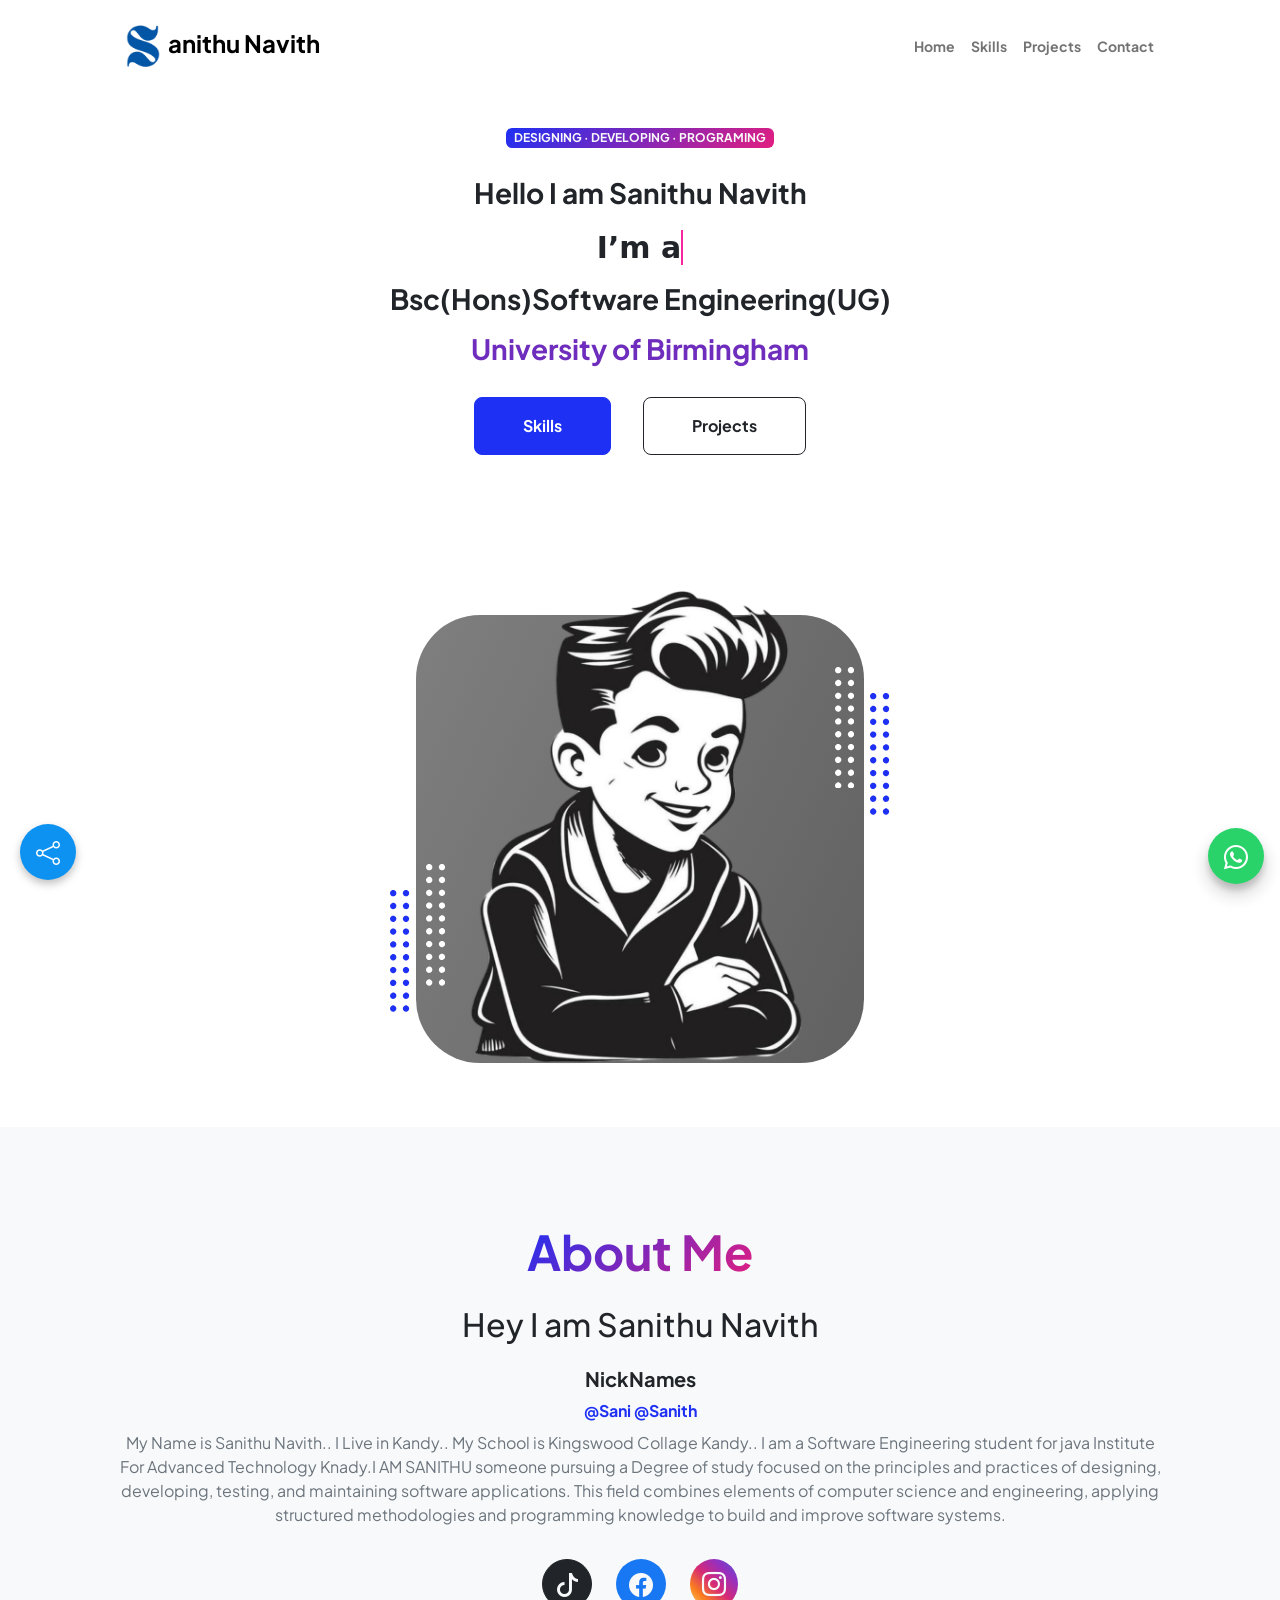
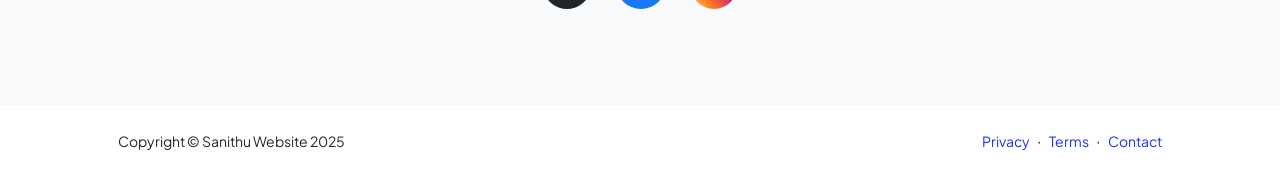
<file: index.html>
<!DOCTYPE html>
<html lang="en">
    <head>
        <meta charset="utf-8" />
        <meta name="viewport" content="width=device-width, initial-scale=1, shrink-to-fit=no" />
        <meta name="description" content="" />
        <meta name="author" content="" />
        <title>Sanithu</title>
        <!-- Favicon-->
        <link rel="icon" type="image/x-icon" href="assets/Screenshot 2025-06-07 130848.ico" />
        <!-- Custom Google font-->
        <link rel="preconnect" href="https://fonts.googleapis.com" />
        <link rel="preconnect" href="https://fonts.gstatic.com" crossorigin />
        <link href="https://fonts.googleapis.com/css2?family=Plus+Jakarta+Sans:wght@100;200;300;400;500;600;700;800;900&amp;display=swap" rel="stylesheet" />
        <!-- Bootstrap icons-->
        <link href="https://cdn.jsdelivr.net/npm/bootstrap-icons@1.8.1/font/bootstrap-icons.css" rel="stylesheet" />
        <!-- Core theme CSS (includes Bootstrap)-->
        <link href="css/styles.css" rel="stylesheet" />
    </head>
    <body class="d-flex flex-column h-100">

         <!-- Loader -->

<!--     <div class="spinner-wrapper ">
    
        <div class="border border-dark rounded-4 py-2"><img src="assets/Screenshot 2025-06-07 130848.png" alt="" height="100px" width="100px"/></div>
        
     
    </div> -->

        
        <main class="flex-shrink-0">
            <!-- Navigation-->
            <nav class="navbar navbar-expand-lg navbar-light bg-white py-3">
                <div class="container px-5">

                    <a class="navbar-brand" href="index.html"><span class="fw-bolder text fs-4" style="color: rgb(0, 0, 0); margin-bottom: 3px;"><img src="assets/Screenshot 2025-06-07 130848.png" alt="" height="50px" width="50px" class="me-0">anithu Navith</span></a>
                    <button class="navbar-toggler" type="button" data-bs-toggle="collapse" data-bs-target="#navbarSupportedContent" aria-controls="navbarSupportedContent" aria-expanded="false" aria-label="Toggle navigation"><span class="navbar-toggler-icon"></span></button>
                    <div class="collapse navbar-collapse" id="navbarSupportedContent">
                        <ul class="navbar-nav ms-auto mb-2 mb-lg-0 small fw-bolder">
                            <li class="nav-item"><a class="nav-link" href="index.html" >Home</a></li>
                            <li class="nav-item"><a class="nav-link" href="resume.html" target="_blank">Skills</a></li>
                            <li class="nav-item"><a class="nav-link" href="projects.html" target="_blank">Projects</a></li>
                            <li class="nav-item"><a class="nav-link" href="contact.html" target="_blank">Contact</a></li>
                        </ul>
                    </div>
                </div>
            </nav>
            <!-- Header-->
            <header class="py-3 mt-3">
                <div class="container px-5 pb-5">
                    <div class="row gx-5 align-items-center">
                        <div class="col-xxl-5">
                            <!-- Header text content-->
                            <div class="text-center text-xxl-start">
                                <div class="badge bg-gradient-primary-to-secondary text-light mb-4 h-75" style="height: 20px;"><div class="text-uppercase">Designing &middot; Developing &middot; Programing </div></div>
                                <div class="fs-3 fw-bold ">Hello I am Sanithu Navith</div>

                                 <!-- Animation Text -->


                            <!-- 1) Put this anywhere you want the animated text to appear -->
                            <h1 style="font-family: system-ui, Arial, sans-serif; font-weight:700; font-size: 30px; " class="mt-3">
                                I’m a <span class="tw " style="color:#f926a2;"
                                    data-words='["","Web Developer","UI/UX Designer|"]'></span>
                            </h1>

                            <!-- 2) Add this CSS (in your <head> or stylesheet) -->
                            <style>
                                .tw {
                                    border-right: .08em solid currentColor;
                                    /* caret */
                                    white-space: nowrap;
                                }

                                @keyframes tw-blink {
                                    50% {
                                        border-color: transparent;
                                    }
                                }

                                .tw {
                                    animation: tw-blink 1s steps(1, end) infinite;
                                }

                                /* Respect users who prefer reduced motion */
                                @media (prefers-reduced-motion: reduce) {
                                    .tw {
                                        animation: none;
                                        border: none;
                                    }
                                }
                            </style>

                            <!-- -->
</body>
<script>
    (function () {
        class TypeWriter {
            constructor(el, words, { typeSpeed = 75, deleteSpeed = 45, hold = 1400, loop = true } = {}) {
                this.el = el;
                this.words = words;
                this.typeSpeed = typeSpeed;
                this.deleteSpeed = deleteSpeed;
                this.hold = hold;
                this.loop = loop;
                this.txt = "";
                this.i = 0;       // which word
                this.dir = 1;     // 1 = typing, -1 = deleting
                this.paused = window.matchMedia("(prefers-reduced-motion: reduce)").matches;
                if (!this.paused) this.tick();
                else this.el.textContent = this.words[0] || "";
            }
            tick() {
                const full = this.words[this.i] || "";
                if (this.dir === 1) {
                    this.txt = full.slice(0, this.txt.length + 1);
                    this.el.textContent = this.txt;
                    if (this.txt === full) {
                        setTimeout(() => { this.dir = -1; this.tick(); }, this.hold);
                        return;
                    }
                    setTimeout(() => this.tick(), this.typeSpeed);
                } else {
                    this.txt = full.slice(0, this.txt.length - 1);
                    this.el.textContent = this.txt;
                    if (this.txt === "") {
                        this.i = (this.i + 1) % this.words.length;
                        if (!this.loop && this.i === 0) return;
                        this.dir = 1;
                        setTimeout(() => this.tick(), 250);
                        return;
                    }
                    setTimeout(() => this.tick(), this.deleteSpeed);
                }
            }
        }

        // Auto-initialize any element with class="tw"
        document.addEventListener("DOMContentLoaded", () => {
            document.querySelectorAll(".tw").forEach(el => {
                let words = [];
                try { words = JSON.parse(el.getAttribute("data-words") || "[]"); } catch { }
                new TypeWriter(el, words, {
                    typeSpeed: 65,     // ms per letter while typing
                    deleteSpeed: 40,   // ms per letter while deleting
                    hold: 1200,        // pause at full word
                    loop: true
                });
            });
        });
    })();
</script>

                                
                                <div class="fs-4 fw-bold " style="color: #184c9f;"></div>
                                <h1 class="display-6 fw-bolder mb-3 mt-3"><span class=" d-inline" style="color: #9042ab;"></span></h1>
                                <h1 class="display fw-bolder mb-2 fs-3"><span class="text-dark d-inline">Bsc(Hons)Software Engineering(UG)</span></h1>
                                <h3 class="display fw-bolder mb-2 fs-3 mt-3"><span class="text d-inline" style="color:#6f2dbd;">University of Birmingham</span></h3>
                                <div class="d-grid gap-3 d-sm-flex justify-content-sm-center justify-content-xxl-start mb-5 mt-3">
                                    <a class="btn btn-primary btn-lg px-5 py-3 me-sm-3 fs-6 fw-bolder mt-3" href="resume.html">Skills</a>
                                    <a class="btn btn-outline-dark btn-lg px-5 py-3 fs-6 fw-bolder mt-3" href="projects.html">Projects</a>
                                </div>
                            </div>
                        </div>
                        <div class="col-xxl-7 ">
                            <!-- Header profile picture-->
                            <div class="d-flex justify-content-center mt-5 mt-xxl-0">

                                <div class="profile " style="background: linear-gradient(115deg, #7f7f7f, #616161);">
                                    <!-- TIP: For best results, use a photo with a transparent background like the demo example below-->
                                    <!-- Watch a tutorial on how to do this on YouTube (link)-->

                                    <img class="profile-img" src="assets/Fav (1).png" alt="..." style="margin-bottom: -20px;"/>
                                    <div class="dots-1">
                                        <!-- SVG Dots-->
                                        <svg version="1.1" xmlns="http://www.w3.org/2000/svg" xmlns:xlink="http://www.w3.org/1999/xlink" x="0px" y="0px" viewBox="0 0 191.6 1215.4" style="enable-background: new 0 0 191.6 1215.4" xml:space="preserve">
                                            <g transform="translate(0.000000,1280.000000) scale(0.100000,-0.100000)">
                                                <path d="M227.7,12788.6c-105-35-200-141-222-248c-43-206,163-412,369-369c155,32,275,190,260,339c-11,105-90,213-190,262        C383.7,12801.6,289.7,12808.6,227.7,12788.6z"></path>
                                                <path d="M1507.7,12788.6c-151-50-253-216-222-362c25-119,136-230,254-255c194-41,395,142,375,339c-11,105-90,213-190,262        C1663.7,12801.6,1569.7,12808.6,1507.7,12788.6z"></path>
                                                <path d="M227.7,11508.6c-105-35-200-141-222-248c-43-206,163-412,369-369c155,32,275,190,260,339c-11,105-90,213-190,262        C383.7,11521.6,289.7,11528.6,227.7,11508.6z"></path>
                                                <path d="M1507.7,11508.6c-151-50-253-216-222-362c25-119,136-230,254-255c194-41,395,142,375,339c-11,105-90,213-190,262        C1663.7,11521.6,1569.7,11528.6,1507.7,11508.6z"></path>
                                                <path d="M227.7,10228.6c-105-35-200-141-222-248c-43-206,163-412,369-369c155,32,275,190,260,339c-11,105-90,213-190,262        C383.7,10241.6,289.7,10248.6,227.7,10228.6z"></path>
                                                <path d="M1507.7,10228.6c-105-35-200-141-222-248c-43-206,163-412,369-369c155,32,275,190,260,339c-11,105-90,213-190,262        C1663.7,10241.6,1569.7,10248.6,1507.7,10228.6z"></path>
                                                <path d="M227.7,8948.6c-105-35-200-141-222-248c-43-206,163-412,369-369c155,32,275,190,260,339c-11,105-90,213-190,262        C383.7,8961.6,289.7,8968.6,227.7,8948.6z"></path>
                                                <path d="M1507.7,8948.6c-105-35-200-141-222-248c-43-206,163-412,369-369c155,32,275,190,260,339c-11,105-90,213-190,262        C1663.7,8961.6,1569.7,8968.6,1507.7,8948.6z"></path>
                                                <path d="M227.7,7668.6c-105-35-200-141-222-248c-43-206,163-412,369-369c155,32,275,190,260,339c-11,105-90,213-190,262        C383.7,7681.6,289.7,7688.6,227.7,7668.6z"></path>
                                                <path d="M1507.7,7668.6c-105-35-200-141-222-248c-43-206,163-412,369-369c155,32,275,190,260,339c-11,105-90,213-190,262        C1663.7,7681.6,1569.7,7688.6,1507.7,7668.6z"></path>
                                                <path d="M227.7,6388.6c-105-35-200-141-222-248c-43-206,163-412,369-369c155,32,275,190,260,339c-11,105-90,213-190,262        C383.7,6401.6,289.7,6408.6,227.7,6388.6z"></path>
                                                <path d="M1507.7,6388.6c-105-35-200-141-222-248c-43-206,163-412,369-369c155,32,275,190,260,339c-11,105-90,213-190,262        C1663.7,6401.6,1569.7,6408.6,1507.7,6388.6z"></path>
                                                <path d="M227.7,5108.6c-105-35-200-141-222-248c-43-206,163-412,369-369c155,32,275,190,260,339c-11,105-90,213-190,262        C383.7,5121.6,289.7,5128.6,227.7,5108.6z"></path>
                                                <path d="M1507.7,5108.6c-105-35-200-141-222-248c-43-206,163-412,369-369c155,32,275,190,260,339c-11,105-90,213-190,262        C1663.7,5121.6,1569.7,5128.6,1507.7,5108.6z"></path>
                                                <path d="M227.7,3828.6c-105-35-200-141-222-248c-43-206,163-412,369-369c155,32,275,190,260,339c-11,105-90,213-190,262        C383.7,3841.6,289.7,3848.6,227.7,3828.6z"></path>
                                                <path d="M1507.7,3828.6c-105-35-200-141-222-248c-43-206,163-412,369-369c155,32,275,190,260,339c-11,105-90,213-190,262        C1663.7,3841.6,1569.7,3848.6,1507.7,3828.6z"></path>
                                                <path d="M227.7,2548.6c-105-35-200-141-222-248c-43-206,163-412,369-369c155,32,275,190,260,339c-11,105-90,213-190,262        C383.7,2561.6,289.7,2568.6,227.7,2548.6z"></path>
                                                <path d="M1507.7,2548.6c-105-35-200-141-222-248c-43-206,163-412,369-369c155,32,275,190,260,339c-11,105-90,213-190,262        C1663.7,2561.6,1569.7,2568.6,1507.7,2548.6z"></path>
                                                <path d="M227.7,1268.6c-105-35-200-141-222-248c-43-206,163-412,369-369c155,32,275,190,260,339c-11,105-90,213-190,262        C383.7,1281.6,289.7,1288.6,227.7,1268.6z"></path>
                                                <path d="M1507.7,1268.6c-105-35-200-141-222-248c-43-206,163-412,369-369c155,32,275,190,260,339c-11,105-90,213-190,262        C1663.7,1281.6,1569.7,1288.6,1507.7,1268.6z"></path>
                                            </g>
                                        </svg>
                                        
                                        <!-- END of SVG dots-->
                                    </div>
                                    <div class="dots-2">
                                        <!-- SVG Dots-->
                                        <svg version="1.1" xmlns="http://www.w3.org/2000/svg" xmlns:xlink="http://www.w3.org/1999/xlink" x="0px" y="0px" viewBox="0 0 191.6 1215.4" style="enable-background: new 0 0 191.6 1215.4" xml:space="preserve">
                                            <g transform="translate(0.000000,1280.000000) scale(0.100000,-0.100000)">
                                                <path d="M227.7,12788.6c-105-35-200-141-222-248c-43-206,163-412,369-369c155,32,275,190,260,339c-11,105-90,213-190,262        C383.7,12801.6,289.7,12808.6,227.7,12788.6z"></path>
                                                <path d="M1507.7,12788.6c-151-50-253-216-222-362c25-119,136-230,254-255c194-41,395,142,375,339c-11,105-90,213-190,262        C1663.7,12801.6,1569.7,12808.6,1507.7,12788.6z"></path>
                                                <path d="M227.7,11508.6c-105-35-200-141-222-248c-43-206,163-412,369-369c155,32,275,190,260,339c-11,105-90,213-190,262        C383.7,11521.6,289.7,11528.6,227.7,11508.6z"></path>
                                                <path d="M1507.7,11508.6c-151-50-253-216-222-362c25-119,136-230,254-255c194-41,395,142,375,339c-11,105-90,213-190,262        C1663.7,11521.6,1569.7,11528.6,1507.7,11508.6z"></path>
                                                <path d="M227.7,10228.6c-105-35-200-141-222-248c-43-206,163-412,369-369c155,32,275,190,260,339c-11,105-90,213-190,262        C383.7,10241.6,289.7,10248.6,227.7,10228.6z"></path>
                                                <path d="M1507.7,10228.6c-105-35-200-141-222-248c-43-206,163-412,369-369c155,32,275,190,260,339c-11,105-90,213-190,262        C1663.7,10241.6,1569.7,10248.6,1507.7,10228.6z"></path>
                                                <path d="M227.7,8948.6c-105-35-200-141-222-248c-43-206,163-412,369-369c155,32,275,190,260,339c-11,105-90,213-190,262        C383.7,8961.6,289.7,8968.6,227.7,8948.6z"></path>
                                                <path d="M1507.7,8948.6c-105-35-200-141-222-248c-43-206,163-412,369-369c155,32,275,190,260,339c-11,105-90,213-190,262        C1663.7,8961.6,1569.7,8968.6,1507.7,8948.6z"></path>
                                                <path d="M227.7,7668.6c-105-35-200-141-222-248c-43-206,163-412,369-369c155,32,275,190,260,339c-11,105-90,213-190,262        C383.7,7681.6,289.7,7688.6,227.7,7668.6z"></path>
                                                <path d="M1507.7,7668.6c-105-35-200-141-222-248c-43-206,163-412,369-369c155,32,275,190,260,339c-11,105-90,213-190,262        C1663.7,7681.6,1569.7,7688.6,1507.7,7668.6z"></path>
                                                <path d="M227.7,6388.6c-105-35-200-141-222-248c-43-206,163-412,369-369c155,32,275,190,260,339c-11,105-90,213-190,262        C383.7,6401.6,289.7,6408.6,227.7,6388.6z"></path>
                                                <path d="M1507.7,6388.6c-105-35-200-141-222-248c-43-206,163-412,369-369c155,32,275,190,260,339c-11,105-90,213-190,262        C1663.7,6401.6,1569.7,6408.6,1507.7,6388.6z"></path>
                                                <path d="M227.7,5108.6c-105-35-200-141-222-248c-43-206,163-412,369-369c155,32,275,190,260,339c-11,105-90,213-190,262        C383.7,5121.6,289.7,5128.6,227.7,5108.6z"></path>
                                                <path d="M1507.7,5108.6c-105-35-200-141-222-248c-43-206,163-412,369-369c155,32,275,190,260,339c-11,105-90,213-190,262        C1663.7,5121.6,1569.7,5128.6,1507.7,5108.6z"></path>
                                                <path d="M227.7,3828.6c-105-35-200-141-222-248c-43-206,163-412,369-369c155,32,275,190,260,339c-11,105-90,213-190,262        C383.7,3841.6,289.7,3848.6,227.7,3828.6z"></path>
                                                <path d="M1507.7,3828.6c-105-35-200-141-222-248c-43-206,163-412,369-369c155,32,275,190,260,339c-11,105-90,213-190,262        C1663.7,3841.6,1569.7,3848.6,1507.7,3828.6z"></path>
                                                <path d="M227.7,2548.6c-105-35-200-141-222-248c-43-206,163-412,369-369c155,32,275,190,260,339c-11,105-90,213-190,262        C383.7,2561.6,289.7,2568.6,227.7,2548.6z"></path>
                                                <path d="M1507.7,2548.6c-105-35-200-141-222-248c-43-206,163-412,369-369c155,32,275,190,260,339c-11,105-90,213-190,262        C1663.7,2561.6,1569.7,2568.6,1507.7,2548.6z"></path>
                                                <path d="M227.7,1268.6c-105-35-200-141-222-248c-43-206,163-412,369-369c155,32,275,190,260,339c-11,105-90,213-190,262        C383.7,1281.6,289.7,1288.6,227.7,1268.6z"></path>
                                                <path d="M1507.7,1268.6c-105-35-200-141-222-248c-43-206,163-412,369-369c155,32,275,190,260,339c-11,105-90,213-190,262        C1663.7,1281.6,1569.7,1288.6,1507.7,1268.6z"></path>
                                            </g>
                                        </svg>
                                        <!-- END of SVG dots-->
                                    </div>
                                    <div class="dots-3">
                                        <!-- SVG Dots-->
                                        <svg version="1.1" xmlns="http://www.w3.org/2000/svg" xmlns:xlink="http://www.w3.org/1999/xlink" x="0px" y="0px" viewBox="0 0 191.6 1215.4" style="enable-background: new 0 0 191.6 1215.4" xml:space="preserve">
                                            <g transform="translate(0.000000,1280.000000) scale(0.100000,-0.100000)">
                                                <path d="M227.7,12788.6c-105-35-200-141-222-248c-43-206,163-412,369-369c155,32,275,190,260,339c-11,105-90,213-190,262        C383.7,12801.6,289.7,12808.6,227.7,12788.6z"></path>
                                                <path d="M1507.7,12788.6c-151-50-253-216-222-362c25-119,136-230,254-255c194-41,395,142,375,339c-11,105-90,213-190,262        C1663.7,12801.6,1569.7,12808.6,1507.7,12788.6z"></path>
                                                <path d="M227.7,11508.6c-105-35-200-141-222-248c-43-206,163-412,369-369c155,32,275,190,260,339c-11,105-90,213-190,262        C383.7,11521.6,289.7,11528.6,227.7,11508.6z"></path>
                                                <path d="M1507.7,11508.6c-151-50-253-216-222-362c25-119,136-230,254-255c194-41,395,142,375,339c-11,105-90,213-190,262        C1663.7,11521.6,1569.7,11528.6,1507.7,11508.6z"></path>
                                                <path d="M227.7,10228.6c-105-35-200-141-222-248c-43-206,163-412,369-369c155,32,275,190,260,339c-11,105-90,213-190,262        C383.7,10241.6,289.7,10248.6,227.7,10228.6z"></path>
                                                <path d="M1507.7,10228.6c-105-35-200-141-222-248c-43-206,163-412,369-369c155,32,275,190,260,339c-11,105-90,213-190,262        C1663.7,10241.6,1569.7,10248.6,1507.7,10228.6z"></path>
                                                <path d="M227.7,8948.6c-105-35-200-141-222-248c-43-206,163-412,369-369c155,32,275,190,260,339c-11,105-90,213-190,262        C383.7,8961.6,289.7,8968.6,227.7,8948.6z"></path>
                                                <path d="M1507.7,8948.6c-105-35-200-141-222-248c-43-206,163-412,369-369c155,32,275,190,260,339c-11,105-90,213-190,262        C1663.7,8961.6,1569.7,8968.6,1507.7,8948.6z"></path>
                                                <path d="M227.7,7668.6c-105-35-200-141-222-248c-43-206,163-412,369-369c155,32,275,190,260,339c-11,105-90,213-190,262        C383.7,7681.6,289.7,7688.6,227.7,7668.6z"></path>
                                                <path d="M1507.7,7668.6c-105-35-200-141-222-248c-43-206,163-412,369-369c155,32,275,190,260,339c-11,105-90,213-190,262        C1663.7,7681.6,1569.7,7688.6,1507.7,7668.6z"></path>
                                                <path d="M227.7,6388.6c-105-35-200-141-222-248c-43-206,163-412,369-369c155,32,275,190,260,339c-11,105-90,213-190,262        C383.7,6401.6,289.7,6408.6,227.7,6388.6z"></path>
                                                <path d="M1507.7,6388.6c-105-35-200-141-222-248c-43-206,163-412,369-369c155,32,275,190,260,339c-11,105-90,213-190,262        C1663.7,6401.6,1569.7,6408.6,1507.7,6388.6z"></path>
                                                <path d="M227.7,5108.6c-105-35-200-141-222-248c-43-206,163-412,369-369c155,32,275,190,260,339c-11,105-90,213-190,262        C383.7,5121.6,289.7,5128.6,227.7,5108.6z"></path>
                                                <path d="M1507.7,5108.6c-105-35-200-141-222-248c-43-206,163-412,369-369c155,32,275,190,260,339c-11,105-90,213-190,262        C1663.7,5121.6,1569.7,5128.6,1507.7,5108.6z"></path>
                                                <path d="M227.7,3828.6c-105-35-200-141-222-248c-43-206,163-412,369-369c155,32,275,190,260,339c-11,105-90,213-190,262        C383.7,3841.6,289.7,3848.6,227.7,3828.6z"></path>
                                                <path d="M1507.7,3828.6c-105-35-200-141-222-248c-43-206,163-412,369-369c155,32,275,190,260,339c-11,105-90,213-190,262        C1663.7,3841.6,1569.7,3848.6,1507.7,3828.6z"></path>
                                                <path d="M227.7,2548.6c-105-35-200-141-222-248c-43-206,163-412,369-369c155,32,275,190,260,339c-11,105-90,213-190,262        C383.7,2561.6,289.7,2568.6,227.7,2548.6z"></path>
                                                <path d="M1507.7,2548.6c-105-35-200-141-222-248c-43-206,163-412,369-369c155,32,275,190,260,339c-11,105-90,213-190,262        C1663.7,2561.6,1569.7,2568.6,1507.7,2548.6z"></path>
                                                <path d="M227.7,1268.6c-105-35-200-141-222-248c-43-206,163-412,369-369c155,32,275,190,260,339c-11,105-90,213-190,262        C383.7,1281.6,289.7,1288.6,227.7,1268.6z"></path>
                                                <path d="M1507.7,1268.6c-105-35-200-141-222-248c-43-206,163-412,369-369c155,32,275,190,260,339c-11,105-90,213-190,262        C1663.7,1281.6,1569.7,1288.6,1507.7,1268.6z"></path>
                                            </g>
                                        </svg>
                                        <!-- END of SVG dots-->
                                    </div>
                                    <div class="dots-4">
                                        <!-- SVG Dots-->
                                        <svg version="1.1" xmlns="http://www.w3.org/2000/svg" xmlns:xlink="http://www.w3.org/1999/xlink" x="0px" y="0px" viewBox="0 0 191.6 1215.4" style="enable-background: new 0 0 191.6 1215.4" xml:space="preserve">
                                            <g transform="translate(0.000000,1280.000000) scale(0.100000,-0.100000)">
                                                <path d="M227.7,12788.6c-105-35-200-141-222-248c-43-206,163-412,369-369c155,32,275,190,260,339c-11,105-90,213-190,262        C383.7,12801.6,289.7,12808.6,227.7,12788.6z"></path>
                                                <path d="M1507.7,12788.6c-151-50-253-216-222-362c25-119,136-230,254-255c194-41,395,142,375,339c-11,105-90,213-190,262        C1663.7,12801.6,1569.7,12808.6,1507.7,12788.6z"></path>
                                                <path d="M227.7,11508.6c-105-35-200-141-222-248c-43-206,163-412,369-369c155,32,275,190,260,339c-11,105-90,213-190,262        C383.7,11521.6,289.7,11528.6,227.7,11508.6z"></path>
                                                <path d="M1507.7,11508.6c-151-50-253-216-222-362c25-119,136-230,254-255c194-41,395,142,375,339c-11,105-90,213-190,262        C1663.7,11521.6,1569.7,11528.6,1507.7,11508.6z"></path>
                                                <path d="M227.7,10228.6c-105-35-200-141-222-248c-43-206,163-412,369-369c155,32,275,190,260,339c-11,105-90,213-190,262        C383.7,10241.6,289.7,10248.6,227.7,10228.6z"></path>
                                                <path d="M1507.7,10228.6c-105-35-200-141-222-248c-43-206,163-412,369-369c155,32,275,190,260,339c-11,105-90,213-190,262        C1663.7,10241.6,1569.7,10248.6,1507.7,10228.6z"></path>
                                                <path d="M227.7,8948.6c-105-35-200-141-222-248c-43-206,163-412,369-369c155,32,275,190,260,339c-11,105-90,213-190,262        C383.7,8961.6,289.7,8968.6,227.7,8948.6z"></path>
                                                <path d="M1507.7,8948.6c-105-35-200-141-222-248c-43-206,163-412,369-369c155,32,275,190,260,339c-11,105-90,213-190,262        C1663.7,8961.6,1569.7,8968.6,1507.7,8948.6z"></path>
                                                <path d="M227.7,7668.6c-105-35-200-141-222-248c-43-206,163-412,369-369c155,32,275,190,260,339c-11,105-90,213-190,262        C383.7,7681.6,289.7,7688.6,227.7,7668.6z"></path>
                                                <path d="M1507.7,7668.6c-105-35-200-141-222-248c-43-206,163-412,369-369c155,32,275,190,260,339c-11,105-90,213-190,262        C1663.7,7681.6,1569.7,7688.6,1507.7,7668.6z"></path>
                                                <path d="M227.7,6388.6c-105-35-200-141-222-248c-43-206,163-412,369-369c155,32,275,190,260,339c-11,105-90,213-190,262        C383.7,6401.6,289.7,6408.6,227.7,6388.6z"></path>
                                                <path d="M1507.7,6388.6c-105-35-200-141-222-248c-43-206,163-412,369-369c155,32,275,190,260,339c-11,105-90,213-190,262        C1663.7,6401.6,1569.7,6408.6,1507.7,6388.6z"></path>
                                                <path d="M227.7,5108.6c-105-35-200-141-222-248c-43-206,163-412,369-369c155,32,275,190,260,339c-11,105-90,213-190,262        C383.7,5121.6,289.7,5128.6,227.7,5108.6z"></path>
                                                <path d="M1507.7,5108.6c-105-35-200-141-222-248c-43-206,163-412,369-369c155,32,275,190,260,339c-11,105-90,213-190,262        C1663.7,5121.6,1569.7,5128.6,1507.7,5108.6z"></path>
                                                <path d="M227.7,3828.6c-105-35-200-141-222-248c-43-206,163-412,369-369c155,32,275,190,260,339c-11,105-90,213-190,262        C383.7,3841.6,289.7,3848.6,227.7,3828.6z"></path>
                                                <path d="M1507.7,3828.6c-105-35-200-141-222-248c-43-206,163-412,369-369c155,32,275,190,260,339c-11,105-90,213-190,262        C1663.7,3841.6,1569.7,3848.6,1507.7,3828.6z"></path>
                                                <path d="M227.7,2548.6c-105-35-200-141-222-248c-43-206,163-412,369-369c155,32,275,190,260,339c-11,105-90,213-190,262        C383.7,2561.6,289.7,2568.6,227.7,2548.6z"></path>
                                                <path d="M1507.7,2548.6c-105-35-200-141-222-248c-43-206,163-412,369-369c155,32,275,190,260,339c-11,105-90,213-190,262        C1663.7,2561.6,1569.7,2568.6,1507.7,2548.6z"></path>
                                                <path d="M227.7,1268.6c-105-35-200-141-222-248c-43-206,163-412,369-369c155,32,275,190,260,339c-11,105-90,213-190,262        C383.7,1281.6,289.7,1288.6,227.7,1268.6z"></path>
                                                <path d="M1507.7,1268.6c-105-35-200-141-222-248c-43-206,163-412,369-369c155,32,275,190,260,339c-11,105-90,213-190,262        C1663.7,1281.6,1569.7,1288.6,1507.7,1268.6z"></path>
                                            </g>
                                        </svg>
                                        <!-- END of SVG dots-->
                                    </div>
                                </div>
                            </div>
                        </div>
                    </div>
                </div>

                <!-- 1) Put this anywhere inside <body> fixed whatsapp -->
<a
  href="https://wa.me/94703597699?text=Hi%20there%2C%20I%27d%20like%20to%20know%20more."
  class="whatsapp-float"
  target="_blank"
  rel="noopener"
  aria-label="Chat on WhatsApp"
>
  <!-- WhatsApp SVG icon (no external files needed) -->
<!--   <svg xmlns="http://www.w3.org/2000/svg" viewBox="0 0 448 512" aria-hidden="true">
    <path fill="currentColor"
      d="M380.9 97.1C339-11.9 214.7-31.9 126.6 21.4 61.2 60.8 20.2 130.1 20.1 206.7c-.1 40.4 10.7 79.4 31.1 113.8L21 490.1l174.9-30.9c32.9 18 69.9 27.5 107.6 27.5h.1c75.9 0 147-29.6 200-83.4 73.1-73.3 94.2-183.6 54.4-277.2zM282.5 415c-32.1 0-63.5-8.6-90.9-24.8l-6.5-3.9-103.7 18.3 18.9-101.1-4.2-6.8C77 269.3 66 238.9 66 206.6c.1-106 86.4-192.3 192.6-192.3 51.5 0 100 20 136.4 56.3 36.4 36.5 56.5 85.1 56.5 136.6 0 106.2-86.4 192.6-192.9 192.6zm101.2-144.3c-5.5-2.8-32.8-16.1-37.9-17.9-5.1-1.9-8.8-2.8-12.5 2.8s-14.3 17.9-17.5 21.6-6.4 4.2-11.9 1.4c-32.4-16.2-53.7-28.9-75.1-65.5-5.7-9.8 5.7-9.1 16.2-30.4 1.8-3.7.9-6.9-.5-9.7-1.4-2.8-12.5-30.1-17.1-41.2-4.5-10.8-9.1-9.3-12.5-9.5-3.2-.2-6.9-.2-10.7-.2s-9.7 1.4-14.8 6.9c-5.1 5.5-19.5 19-19.5 46.4s20 53.8 22.8 57.5c2.8 3.7 39.3 60 95.1 84.2 35.4 15.3 49.2 16.6 66.9 14 10.8-1.7 32.8-13.4 37.4-26.4 4.6-13.1 4.6-24.3 3.2-26.7-1.3-2.5-5.2-4-10.7-6.8z" />
  </svg> -->
    <i class="bi bi-whatsapp fs-4"></i>
  <span class="whatsapp-tooltip">Chat on WhatsApp</span>
</a>

<!-- 2) Add this CSS (in your CSS file or inside <style> ... </style>) -->
<style>
  .whatsapp-float{
    position: fixed;
    right: max(16px, env(safe-area-inset-right));
    bottom: max(16px, env(safe-area-inset-bottom));
    width: 56px; height: 56px;
    display: inline-flex; align-items: center; justify-content: center;
    border-radius: 9999px;
    background: #25D366;          /* WhatsApp green */
    color: white;                  /* icon color via currentColor */
    box-shadow: 0 10px 20px rgba(0,0,0,.2), 0 6px 6px rgba(0,0,0,.15);
    text-decoration: none;
    z-index: 2147483647;           /* stay on top of everything */
    transition: transform .15s ease, box-shadow .15s ease, opacity .2s ease;
    opacity: 0.98;
  }
  .whatsapp-float:hover { transform: translateY(-2px) scale(1.03); }
  .whatsapp-float:active { transform: translateY(0) scale(0.98); }

  .whatsapp-float svg { width: 28px; height: 28px; pointer-events: none; }

  /* Optional tooltip */
  .whatsapp-tooltip{
    position: absolute; right: 64px; bottom: 50%;
    transform: translateY(50%);
    background: rgba(0,0,0,.75);
    color: #fff; font-size: 12px; line-height: 1; padding: 8px 10px;
    border-radius: 8px; white-space: nowrap;
    opacity: 0; pointer-events: none; transition: opacity .15s ease;
  }
  .whatsapp-float:hover .whatsapp-tooltip{ opacity: 1; }

  /* Respect dark mode with a softer shadow edge */
  @media (prefers-color-scheme: dark) {
    .whatsapp-float{ box-shadow: 0 10px 18px rgba(0,0,0,.35), 0 6px 6px rgba(0,0,0,.25); }
  }

  /* Make sure it never blocks native UI on very small screens */
  @media (max-width: 380px){
    .whatsapp-float{ width: 52px; height: 52px; }
    .whatsapp-float svg{ width: 26px; height: 26px; }
  }
</style>

            </header>
            <!-- About Section-->
            <section class="bg-light py-5">
                <div class="container px-5">
                    <div class="row gx-5 justify-content-center">
                        <div class="col-xxl-8">
                            <div class="text-center my-5">
                                <h2 class="display-5 fw-bolder "><span class="text-gradient d-inline">About Me</span></h2>
                                <h4 class=" text-dark mb-4 fs-2 mt-4 ">Hey I am Sanithu Navith</h4>
                                <h6 class="text-dark fs-5  mb-2 fw-bold">NickNames</h6><a href="" style="text-decoration: none;" class="fw-bold"> @Sani @Sanith</a>
                                <p class="text-muted mt-2">My Name is Sanithu Navith.. I Live in Kandy.. My School is Kingswood Collage Kandy.. I am a Software Engineering student for java Institute For Advanced Technology Knady.I AM SANITHU someone pursuing a Degree of study focused on the principles and practices of designing, developing, testing, and maintaining software applications. This field combines elements of computer science and engineering, applying structured methodologies and programming knowledge to build and improve software systems. </p>
                                <div class="d-flex justify-content-center fs-2 gap-4 mb-3 mt-3">
                                    <a class="btn btn-dark text-light rounded-circle mt-3" href="https://www.tiktok.com/@sani_kck_33" title="Tiktok"><i class="bi bi-tiktok fs-4"></i></a>
                                    <a class=" btn  text-light rounded-circle mt-3" href="#!" style="background-color:#1877f2;" title="Facebook"><i class="bi bi-facebook fs-4"></i></a>
                                    <a class="btn text-light rounded-circle mt-3"  href="#!" style="background: linear-gradient(45deg, #feda75, #fa7e1e, #d62976, #962fbf, #4f5bd5);; border: none;" title="Instagram"><i class="bi bi-instagram fs-4"></i></a>
<!--                                     <a class=" btn text-dark rounded-circle mt-3" href="#!" style="background:grey;" title="Github"><i class="bi bi-github fs-4"></i></a> -->
<!--                                     <a class=" btn text-light rounded-circle mt-3" href="https://www.youtube.com/@SanithuNavith" style="background-color:#FF0000;" title="YouTube"><i class="bi bi-youtube fs-4"></i></a> -->
<!--                                     <a class="btn text-light rounded-circle mt-3 " href="#!" style="background-color: #10b769;"  onclick="whatsapp()" title="Whatsapp"><i
                                        class="bi bi-whatsapp fs-4 " style="color: #ffffff"></i></a> -->
                                </div>
                            </div>
                        </div>
                    </div>
                </div>
            </section>
<!-- Share btn -->
            <button id="shareBtn" class="mt-2" style="background-color: #9042ab; border-radius: 50%;position: fixed;
      bottom: 20px;
      left: 20px;
      background: #0d92f1; /* WhatsApp green */
      color: white;
      border: none;
      padding: 14px 18px;
      border-radius: 50%;
      height: 56px;
      width: 56px;
      display: inline-flex;
      justify-content: center;
      align-items: center;          
      font-size: 20px;
      cursor: pointer;
      box-shadow: 0 4px 8px rgba(0,0,0,0.25);
      z-index: 999;
      transition: transform 0.2s;"><i class="bi bi-share fs-4" ></i></button>

<script>
  const shareBtn = document.getElementById("shareBtn");

  shareBtn.addEventListener("click", async () => {
    const shareData = {
      title: "Sanithu Navith's Portfolio",
      text: "Share My portfolio website!",
      url: window.location.href
    };

    try {
      if (navigator.share) {
        await navigator.share(shareData); // Opens native popup (WhatsApp, FB, etc.)
      } else {
        // Fallback if Web Share API not supported
        await navigator.clipboard.writeText(window.location.href);
        alert("Link copied to clipboard!");
      }
    } catch (err) {
      console.error("Share failed:", err.message);
    }
  });
</script>

             
        </main>
                        
        
        <!-- Footer-->
        <footer class="bg-white py-4 mt-auto">
            <div class="container px-5">
                <div class="row align-items-center justify-content-between flex-column flex-sm-row">
                    <div class="col-auto"><div class="small m-0">Copyright &copy; Sanithu Website 2025</div></div>
                    <div class="col-auto">
                        <a class="small" href="#!" style="text-decoration: none;">Privacy</a>
                        <span class="mx-1">&middot;</span>
                        <a class="small" href="#!" style="text-decoration: none;">Terms</a>
                        <span class="mx-1">&middot;</span>
                        <a class="small" href="#!" style="text-decoration: none;">Contact</a>
                    </div>
                </div>
            </div>
        </footer>
        <!-- Bootstrap core JS-->
        <script src="https://cdn.jsdelivr.net/npm/bootstrap@5.2.3/dist/js/bootstrap.bundle.min.js"></script>
        <!-- Core theme JS-->
        <script src="js/scripts.js"></script>
    </body>
</html>
</file>
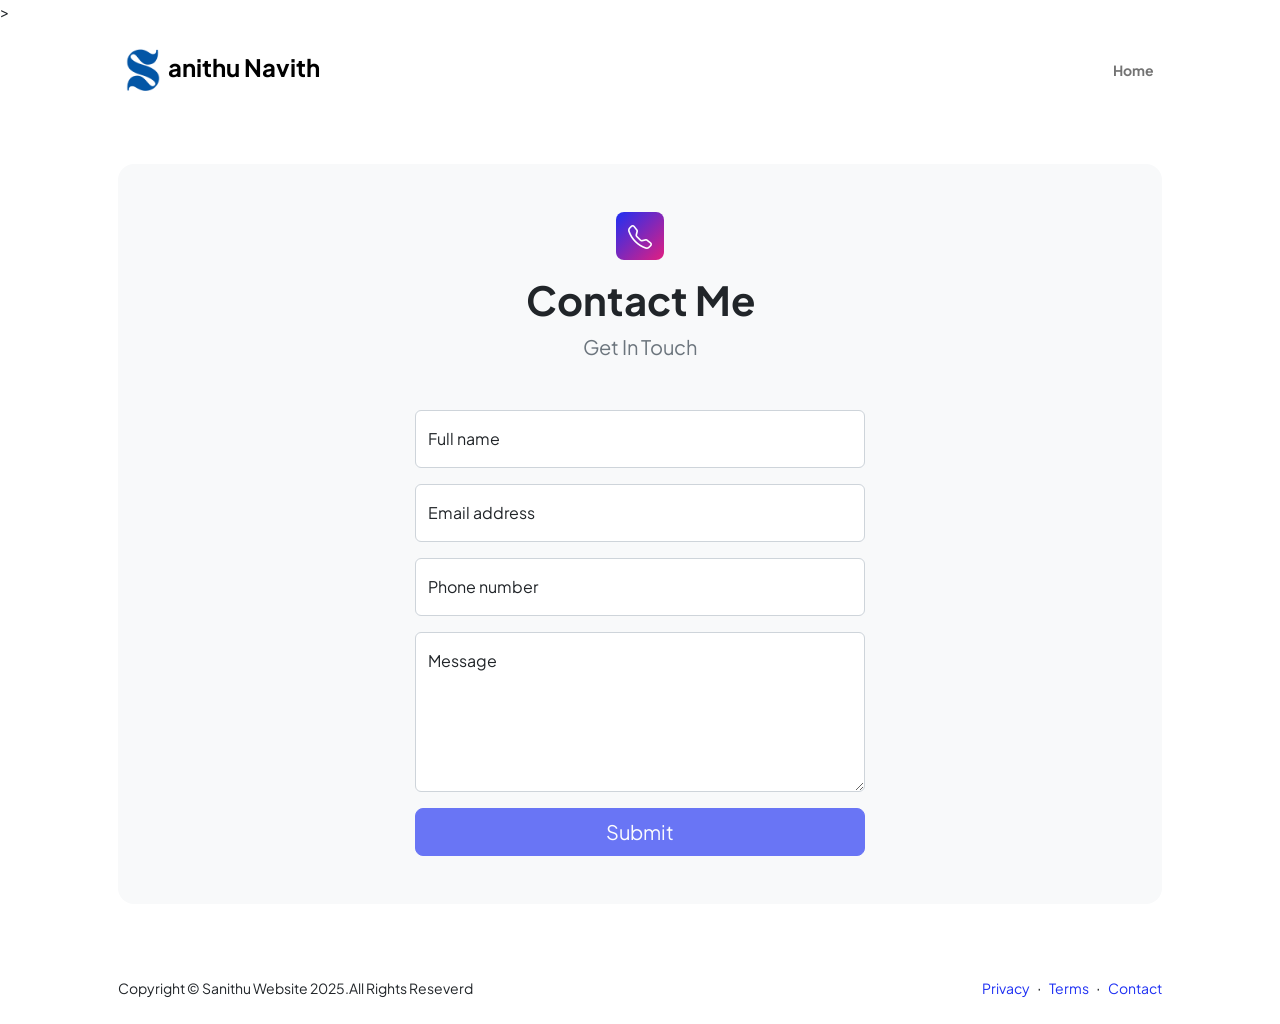
<file: contact.html>
<!DOCTYPE html>
<html lang="en">
    <head>
        <meta charset="utf-8" />
        <meta name="viewport" content="width=device-width, initial-scale=1, shrink-to-fit=no" />
        <meta name="description" content />
        <meta name="author" content />
        <title>Contact</title>
        <!-- Favicon-->
        <link rel="icon" type="image/x-icon" href="assets/Screenshot 2025-06-07 130848.png" />>
        <!-- Custom Google font-->
        <link rel="preconnect" href="https://fonts.googleapis.com" />
        <link rel="preconnect" href="https://fonts.gstatic.com" crossorigin />
        <link href="https://fonts.googleapis.com/css2?family=Plus+Jakarta+Sans:wght@100;200;300;400;500;600;700;800;900&amp;display=swap" rel="stylesheet" />
        <!-- Bootstrap icons-->
        <link href="https://cdn.jsdelivr.net/npm/bootstrap-icons@1.8.1/font/bootstrap-icons.css" rel="stylesheet" />
        <!-- Core theme CSS (includes Bootstrap)-->
        <link href="css/styles.css" rel="stylesheet" />
        
    </head>
    <body class="d-flex flex-column">
         <!-- Loader -->

<!--     <div class="spinner-wrapper ">
    
        <div class="border border-dark rounded-4 py-2"><img src="assets/Screenshot 2025-06-07 130848.png" alt="" height="100px" width="100px"/></div>
        
     
</div> -->
        <main class="flex-shrink-0">
            <!-- Navigation-->
            <nav class="navbar navbar-expand-lg navbar-light bg-white py-3">
                <div class="container px-5">
                    <a class="navbar-brand" href="index.html"><span class="fw-bolder text fs-4" style="color: rgb(0, 0, 0); margin-bottom: 3px;"><img src="assets/Screenshot 2025-06-07 130848.png" alt="" height="50px" width="50px" class="me-0">anithu Navith</span></a>
                    <button class="navbar-toggler" type="button" data-bs-toggle="collapse" data-bs-target="#navbarSupportedContent" aria-controls="navbarSupportedContent" aria-expanded="false" aria-label="Toggle navigation"><span class="navbar-toggler-icon"></span></button>
                    <div class="collapse navbar-collapse" id="navbarSupportedContent">
                        <ul class="navbar-nav ms-auto mb-2 mb-lg-0 small fw-bolder">
                            <li class="nav-item"><a class="nav-link" href="index.html" target="_blank">Home</a></li>
                            <!-- <li class="nav-item"><a class="nav-link" href="resume.html" target="">Resume</a></li>
                            <li class="nav-item"><a class="nav-link" href="projects.html" target="_blank">Projects</a></li>
                            <li class="nav-item"><a class="nav-link" href="contact.html" target="_blank">Contact</a></li> -->
                        </ul>
                    </div>
                </div>
            </nav>
            <!-- Page content-->
            <section class="py-5">
                <div class="container px-5">
                    <!-- Contact form-->
                    <div class="bg-light rounded-4 py-5 px-4 px-md-5">
                        <div class="text-center mb-5">
                            <div class="feature bg-primary bg-gradient-primary-to-secondary text-white rounded-3 mb-3"><i class="bi bi-telephone"></i></div>
                            <h1 class="fw-bolder">Contact Me</h1>
                            <p class="lead fw-normal text-muted mb-0">Get In Touch</p>
                        </div>
                        <div class="row gx-5 justify-content-center">
                            <div class="col-lg-8 col-xl-6">
                                <!-- * * * * * * * * * * * * * * *-->
                                <!-- * * SB Forms Contact Form * *-->
                                <!-- * * * * * * * * * * * * * * *-->
                                <!-- This form is pre-integrated with SB Forms.-->
                                <!-- To make this form functional, sign up at-->
                                <!-- https://startbootstrap.com/solution/contact-forms-->
                                <!-- to get an API token!-->
                                <form id="contactForm" data-sb-form-api-token="API_TOKEN">
                                    <!-- Name input-->
                                    <div class="form-floating mb-3">
                                        <input class="form-control" id="name" type="text" placeholder="Enter your name..." data-sb-validations="required" />
                                        <label for="name">Full name</label>
                                        <div class="invalid-feedback" data-sb-feedback="name:required">A name is required.</div>
                                    </div>
                                    <!-- Email address input-->
                                    <div class="form-floating mb-3">
                                        <input class="form-control" id="email" type="email" placeholder="name@example.com" data-sb-validations="required,email" />
                                        <label for="email">Email address</label>
                                        <div class="invalid-feedback" data-sb-feedback="email:required">An email is required.</div>
                                        <div class="invalid-feedback" data-sb-feedback="email:email">Email is not valid.</div>
                                    </div>
                                    <!-- Phone number input-->
                                    <div class="form-floating mb-3">
                                        <input class="form-control" id="phone" type="tel" placeholder="(123) 456-7890" data-sb-validations="required" />
                                        <label for="phone">Phone number</label>
                                        <div class="invalid-feedback" data-sb-feedback="phone:required">A phone number is required.</div>
                                    </div>
                                    <!-- Message input-->
                                    <div class="form-floating mb-3">
                                        <textarea class="form-control" id="message" type="text" placeholder="Enter your message here..." style="height: 10rem" data-sb-validations="required"></textarea>
                                        <label for="message">Message</label>
                                        <div class="invalid-feedback" data-sb-feedback="message:required">A message is required.</div>
                                    </div>
                                    <!-- Submit success message-->
                                    <!---->
                                    <!-- This is what your users will see when the form-->
                                    <!-- has successfully submitted-->
                                    <div class="d-none" id="submitSuccessMessage">
                                        <div class="text-center mb-3">
                                            <div class="fw-bolder">Form submission successful!</div>
                                            To activate this form, Call,Message and Whatsapp
                                            <br />
                                            <a href="" style="text-decoration: none; color: black; font-weight: bold;">070-3597699</a>
                                            <div class="fw-bold text-danger">Even if you fill out this form yourself, be sure to call the phone number listed above. Otherwise, send a <span class="fw-bold text-success">WhatsApp message</span> to that number.</div>
                                        </div>
                                    </div>
                                    <!-- Submit error message-->
                                    <!---->
                                    <!-- This is what your users will see when there is-->
                                    <!-- an error submitting the form-->
                                    <div class="d-none" id="submitErrorMessage"><div class="text-center text-danger mb-3">Error sending message!</div></div>
                                    <!-- Submit Button-->
                                    <div class="d-grid"><button class="btn btn-primary btn-lg disabled" id="submitButton" type="submit">Submit</button></div>
<!--                                     <div class="d-grid"><button class="btn btn-primary btn-lg disabled" ></button></div> -->
                                </form>
                            </div>
                        </div>
                    </div>
                </div>
            </section>
        </main>
        <!-- Footer-->
        <footer class="bg-white py-4 mt-auto">
            <div class="container px-5">
                <div class="row align-items-center justify-content-between flex-column flex-sm-row">
                    <div class="col-auto"><div class="small m-0">Copyright &copy; Sanithu Website 2025.All Rights Reseverd</div></div>
                    <div class="col-auto">
                        <a class="small" href="#!" style="text-decoration: none;">Privacy</a>
                        <span class="mx-1">&middot;</span>
                        <a class="small" href="#!" style="text-decoration: none;">Terms</a>
                        <span class="mx-1">&middot;</span>
                        <a class="small" href="#!" style="text-decoration: none;">Contact</a>
                    </div>
                </div>
            </div>
        </footer>
        <!-- Bootstrap core JS-->
        <script src="https://cdn.jsdelivr.net/npm/bootstrap@5.2.3/dist/js/bootstrap.bundle.min.js"></script>
        <!-- Core theme JS-->
        <script src="js/scripts.js"></script>
        <!-- * * * * * * * * * * * * * * * * * * * * * * * * * * * * * * * * * * * * * * * *-->
        <!-- * *                               SB Forms JS                               * *-->
        <!-- * * Activate your form at https://startbootstrap.com/solution/contact-forms * *-->
        <!-- * * * * * * * * * * * * * * * * * * * * * * * * * * * * * * * * * * * * * * * *-->
        <script src="https://cdn.startbootstrap.com/sb-forms-latest.js"></script>
    </body>
</html>
</file>
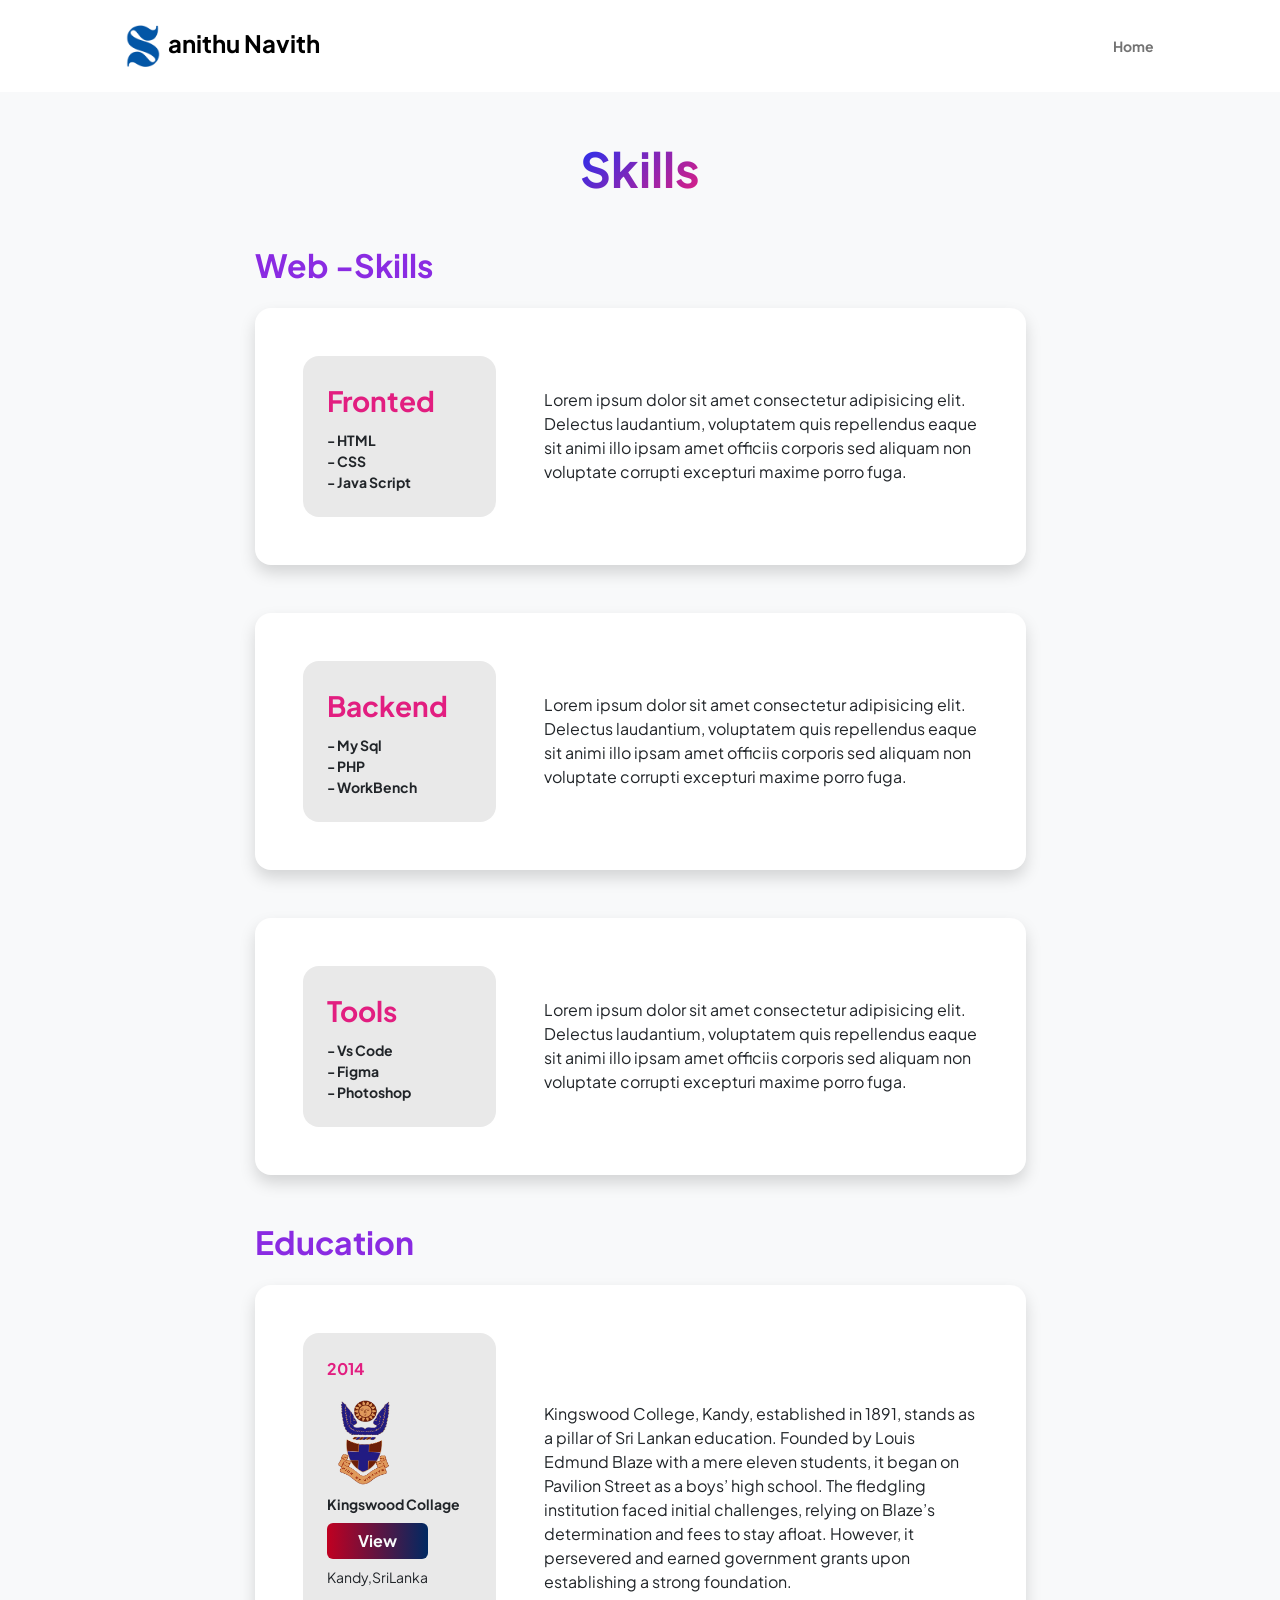
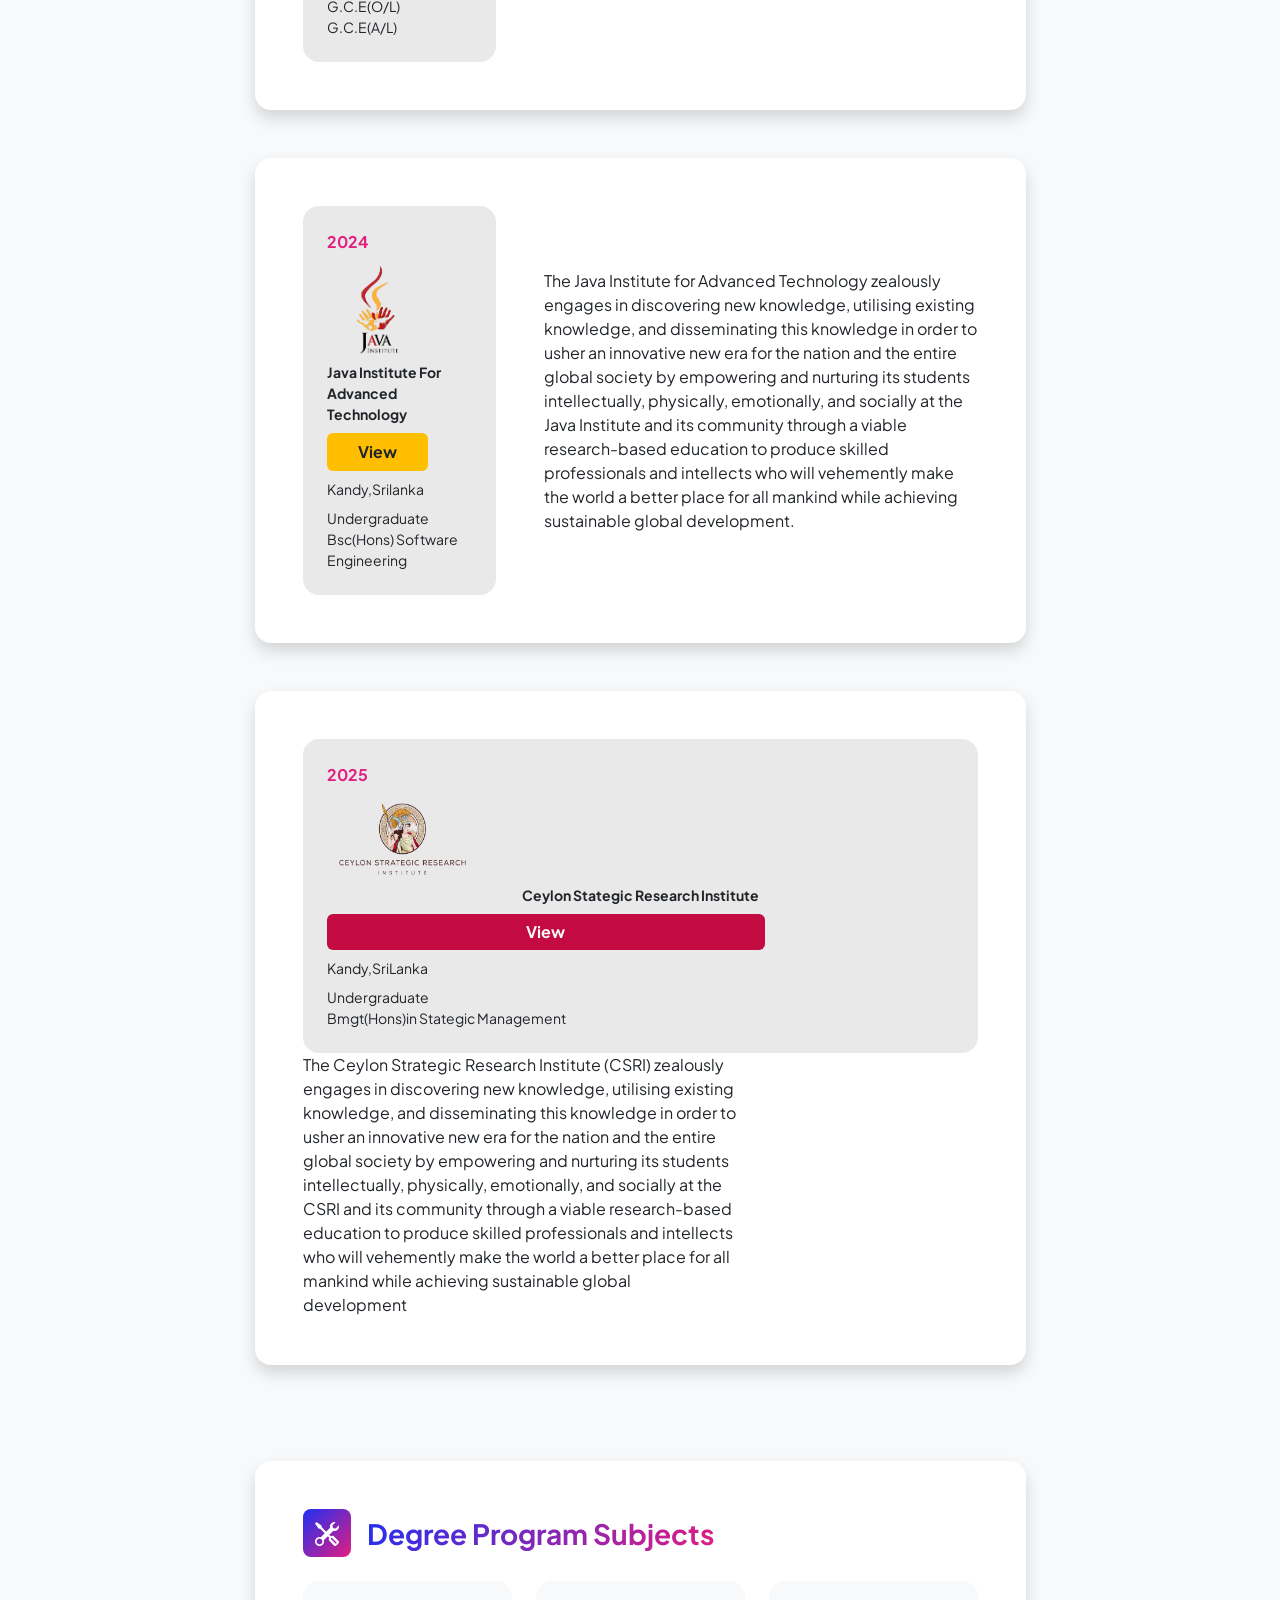
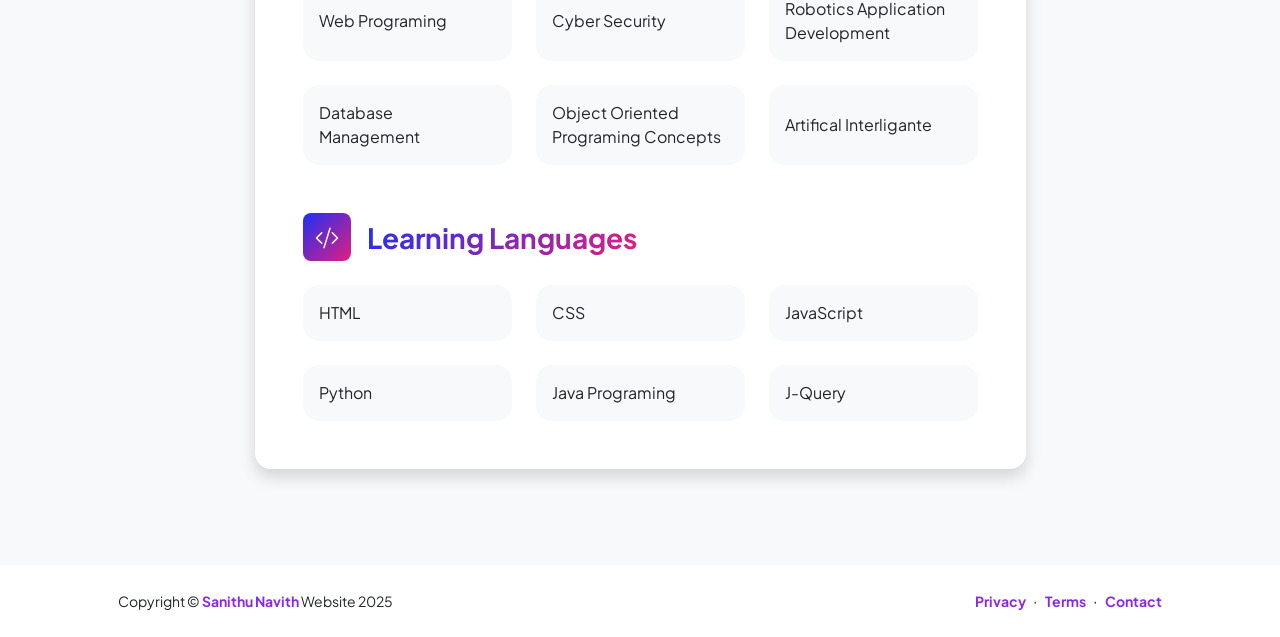
<file: resume.html>
<!DOCTYPE html>
<html lang="en">
    <head>
        <meta charset="utf-8" />
        <meta name="viewport" content="width=device-width, initial-scale=1, shrink-to-fit=no" />
        <meta name="description" content="" />
        <meta name="author" content="" />
        <title>My Skills</title>
        <!-- Favicon-->
        <link rel="icon" type="image/x-icon" href="assets/Screenshot 2025-06-07 130848.png" />
        <!-- Custom Google font-->
        <link rel="preconnect" href="https://fonts.googleapis.com" />
        <link rel="preconnect" href="https://fonts.gstatic.com" crossorigin />
        <link href="https://fonts.googleapis.com/css2?family=Plus+Jakarta+Sans:wght@100;200;300;400;500;600;700;800;900&amp;display=swap" rel="stylesheet" />
        <!-- Bootstrap icons-->
        <link href="https://cdn.jsdelivr.net/npm/bootstrap-icons@1.8.1/font/bootstrap-icons.css" rel="stylesheet" />
        <!-- Core theme CSS (includes Bootstrap)-->
        <link href="css/styles.css" rel="stylesheet" />
    </head>
    <body class="d-flex flex-column h-100 bg-light">

         <!-- Loader -->

<!--     <div class="spinner-wrapper ">
    
        <div class="border border-dark rounded-4 py-2"><img src="assets/Screenshot 2025-06-07 130848.png" alt="" height="100px" width="100px"/></div>
        
     
</div> -->
        <main class="flex-shrink-0">
            <!-- Navigation-->
            <nav class="navbar navbar-expand-lg navbar-light bg-white py-3">
                <div class="container px-5">
                    <a class="navbar-brand" href="index.html"><span class="fw-bolder text fs-4" style="color: rgb(0, 0, 0); margin-bottom: 3px;"><img src="assets/Screenshot 2025-06-07 130848.png" alt="" height="50px" width="50px" class="me-0">anithu Navith</span></a>
                    <button class="navbar-toggler" type="button" data-bs-toggle="collapse" data-bs-target="#navbarSupportedContent" aria-controls="navbarSupportedContent" aria-expanded="false" aria-label="Toggle navigation"><span class="navbar-toggler-icon"></span></button>
                    <div class="collapse navbar-collapse" id="navbarSupportedContent">
                        <ul class="navbar-nav ms-auto mb-2 mb-lg-0 small fw-bolder">
                            <li class="nav-item"><a class="nav-link" href="index.html" target="_blank">Home</a></li>
                            <!-- <li class="nav-item"><a class="nav-link" href="resume.html" target="_blank">Skills</a></li>
                            <li class="nav-item"><a class="nav-link" href="projects.html" target="_blank">Projects</a></li>
                            <li class="nav-item"><a class="nav-link" href="contact.html" target="_blank">Contact</a></li> -->
                        </ul>
                    </div>
                </div>
            </nav>
            <!-- Page Content-->
            <div class="container px-5 my-5">
                <div class="text-center mb-5">
                    <h1 class="display-5 fw-bolder mb-0"><span class="text-gradient d-inline">Skills</span></h1>
                </div>
                <div class="row gx-5 justify-content-center">
                    <div class="col-lg-11 col-xl-9 col-xxl-8">
                        <!-- Experience Section-->
                        <section>
                            <div class="d-flex align-items-center justify-content-between mb-4">
                                <h2 class="text fw-bolder mb-0" style="color: blueviolet;">Web -Skills</h2>
                                <!-- Download resume button-->
                                <!-- Note: Set the link href target to a PDF file within your project-->
                                <!-- <a class="btn btn-primary px-4 py-3" href="#!">
                                    <div class="d-inline-block bi bi-download me-2"></div>
                                    Download Resume
                                </a> -->
                            </div>
                            <!-- Experience Card 1-->
                            <div class="card shadow border-0 rounded-4 mb-5">
                                <div class="card-body p-5">
                                    <div class="row align-items-center gx-5">
                                        <div class="col text-center text-lg-start mb-4 mb-lg-0">
                                            <div class="bg p-4 rounded-4" style="background-color: #e9e9e9;">
                                                <div class="text-secondary fw-bolder mb-2 fs-3">Fronted</div>
                                                <div class="small fw-bolder">- HTML</div>
                                                <div class="small fw-bolder">- CSS</div>
                                                <div class="small fw-bolder">- Java Script</div>
                                            </div>
                                        </div>
                                        <div class="col-lg-8"><div>Lorem ipsum dolor sit amet consectetur adipisicing elit. Delectus laudantium, voluptatem quis repellendus eaque sit animi illo ipsam amet officiis corporis sed aliquam non voluptate corrupti excepturi maxime porro fuga.</div></div>
                                    </div>
                                </div>
                            </div>
                            <!-- Experience Card 2-->
                            <div class="card shadow border-0 rounded-4 mb-5">
                                <div class="card-body p-5">
                                    <div class="row align-items-center gx-5">
                                        <div class="col text-center text-lg-start mb-4 mb-lg-0">
                                            <div class="bg p-4 rounded-4" style="background-color: #e9e9e9;">
                                                <div class="text-secondary fw-bolder mb-2 fs-3">Backend</div>
                                                <div class="small fw-bolder">- My Sql</div>
                                                <div class="small fw-bolder">- PHP</div>
                                                <div class="small fw-bolder">- WorkBench</div>
                                            </div>
                                        </div>
                                        <div class="col-lg-8"><div>Lorem ipsum dolor sit amet consectetur adipisicing elit. Delectus laudantium, voluptatem quis repellendus eaque sit animi illo ipsam amet officiis corporis sed aliquam non voluptate corrupti excepturi maxime porro fuga.</div></div>
                                    </div>
                                </div>
                            </div>

                            <div class="card shadow border-0 rounded-4 mb-5">
                                <div class="card-body p-5">
                                    <div class="row align-items-center gx-5">
                                        <div class="col text-center text-lg-start mb-4 mb-lg-0">
                                            <div class="bg p-4 rounded-4" style="background-color: #e9e9e9;">
                                                <div class="text-secondary fw-bolder mb-2 fs-3">Tools</div>
                                                <div class="small fw-bolder">- Vs Code</div>
                                                <div class="small fw-bolder">- Figma</div>
                                                <div class="small fw-bolder">- Photoshop</div>
                                            </div>
                                        </div>
                                        <div class="col-lg-8"><div>Lorem ipsum dolor sit amet consectetur adipisicing elit. Delectus laudantium, voluptatem quis repellendus eaque sit animi illo ipsam amet officiis corporis sed aliquam non voluptate corrupti excepturi maxime porro fuga.</div></div>
                                    </div>
                                </div>
                            </div>
                        </section>
                        <!-- Education Section-->
                      <section>
                            <h2 class="text fw-bolder mb-4" style="color: blueviolet;">Education</h2>
                            <!-- Education Card 1-->
                            <div class="card shadow border-0 rounded-4 mb-5">
                                <div class="card-body p-5">
                                    <div class="row align-items-center gx-5">
                                        <div class="col text-center text-lg-start mb-4 mb-lg-0">
                                            <div class="bg p-4 rounded-4" style="background-color: #e9e9e9;">
                                                <div class="text-secondary fw-bolder mb-2 " >2014</div>
                                                <div class="mb-2">
                                                    <img src="assets/Kingswood_College_Kandy_img (1).png" alt="" height="105px" width="75px" style="" class="text-center">
                                                    
                                                    <div class="small fw-bolder ">Kingswood Collage</div>
                                                    <a href="https://en.wikipedia.org/wiki/Kingswood_College,_Kandy"><div class="btn text-light fw-bold text-center mt-2" style="background-image: linear-gradient(90deg, #c00021 0%, #002962 100%); border: none; width: 70%;">View</div></a>
                                                    <div class="small mt-2">Kandy,SriLanka</div>
                                                    
                                                </div>
                                                <div class="">
                                                    <div class="small ">G.C.E(O/L)</div>
                                                    <div class="small ">G.C.E(A/L)</div>
                                                </div>
                                                
                                            </div>
                                        </div>
                                        <div class="col-lg-8"><div>Kingswood College, Kandy, established in 1891, stands as a pillar of Sri Lankan education. Founded by Louis Edmund Blaze with a mere eleven students, it began on Pavilion Street as a boys’ high school. The fledgling institution faced initial challenges, relying on Blaze’s determination and fees to stay afloat. However, it persevered and earned government grants upon establishing a strong foundation.</div></div>
                                    </div>
                                </div>
                            </div>
                            <!-- Education Card 2-->
                            <div class="card shadow border-0 rounded-4 mb-5">
                                <div class="card-body p-5">
                                    <div class="row align-items-center gx-5">
                                        <div class="col text-center text-lg-start mb-4 mb-lg-0">
                                            <div class="bg p-4 rounded-4" style="background-color: #e9e9e9;">
                                                <div class="text-secondary fw-bolder mb-2">2024</div>
                                                <div class="mb-2">
                                                    <img src="assets/java2 (1).png" alt="" height="100px" width="100px" style="" class="text-center">
                                                    <div class="small fw-bolder ">Java Institute For Advanced Technology</div>
                                                    <a href="https://www.javainstitute.edu.lk/"><div class="btn  text-dark mt-2 fw-bold" style="width: 70%; background-color: #ffbe00;">View</div></a>
                                                    
                                                    <div class="small mt-2"></i>Kandy,Srilanka</div>
                                                </div>
                                                <div class="">

                                                    <div class="small ">Undergraduate</div>
                                                    <div class="small ">Bsc(Hons) Software Engineering</div>
                                                </div>
                                            </div>
                                        </div>
                                        <div class="col-lg-8"><div>The Java Institute for Advanced Technology zealously engages in discovering new knowledge, utilising existing knowledge, and disseminating this knowledge in order to usher an innovative new era for the nation and the entire global society by empowering and nurturing its students intellectually, physically, emotionally, and socially at the Java Institute and its community through a viable research-based education to produce skilled professionals and intellects who will vehemently make the world a better place for all mankind while achieving sustainable global development.</div></div>
                                    </div>
                                </div>
                            </div>

                          <div class="card shadow border-0 rounded-4 mb-5">
                                <div class="card-body p-5">
                                    <div class="row align-items-center gx-5">
                                        <div class="col text-center text-lg-start mb-4 mb-lg-0">
                                            <div class="bg p-4 rounded-4" style="background-color: #e9e9e9;">
                                                <div class="text-secondary fw-bolder mb-2 " >2025</div>
                                                <div class="mb-2">
                                                    <img src="assets/Ceylon Strategic Research Institute Logo.png" alt="" height="90px" width="150px" class="text-center">
                                                    
                                                    <div class="small fw-bolder text-center">Ceylon Stategic Research Institute</div>
                                                    <a href="https://csri.lk/"><div class="btn text-light fw-bold mt-2 " style="background:#C30B42 ; border: none; width: 70%;">View</div></a>
                                                    <div class="small mt-2">Kandy,SriLanka</div>
                                                    
                                                </div>
                                                <div class="">
                                                    <div class="small ">Undergraduate</div>
                                                    <div class="small ">Bmgt(Hons)in Stategic Management</div>
                                                </div>
                                                
                                            </div>
                                        </div>
                                        <div class="col-lg-8"><div>The Ceylon Strategic Research Institute (CSRI) zealously engages in discovering new knowledge, utilising existing knowledge, and disseminating this knowledge in order to usher an innovative new era for the nation and the entire global society by empowering and nurturing its students intellectually, physically, emotionally, and socially at the CSRI and its community through a viable research-based education to produce skilled professionals and intellects who will vehemently make the world a better place for all mankind while achieving sustainable global development</div>   </div>
                                        
                                    </div>
                                </div>
                            </div>
                        </section>
                        <!-- Divider-->
                        <div class="pb-5"></div>
                        <!-- Skills Section-->
                        <section>
                            <!-- Skillset Card-->
                            <div class="card shadow border-0 rounded-4 mb-5">
                                <div class="card-body p-5">
                                    <!-- Professional skills list-->
                                    <div class="mb-5">
                                        <div class="d-flex align-items-center mb-4">
                                            <div class="feature bg-primary bg-gradient-primary-to-secondary text-white rounded-3 me-3"><i class="bi bi-tools"></i></div>
                                            <h3 class="fw-bolder mb-0"><span class="text-gradient d-inline">Degree Program Subjects</span></h3>
                                        </div>
                                        <div class="row row-cols-1 row-cols-md-3 mb-4">
                                            <div class="col mb-4 mb-md-0"><div class="d-flex align-items-center bg-light rounded-4 p-3 h-100">Web Programing</div></div>
                                            <div class="col mb-4 mb-md-0"><div class="d-flex align-items-center bg-light rounded-4 p-3 h-100">Cyber Security</div></div>
                                            <div class="col"><div class="d-flex align-items-center bg-light rounded-4 p-3 h-100">Robotics Application Development</div></div>
                                        </div>
                                        <div class="row row-cols-1 row-cols-md-3">
                                            <div class="col mb-4 mb-md-0"><div class="d-flex align-items-center bg-light rounded-4 p-3 h-100">Database Management</div></div>
                                            <div class="col mb-4 mb-md-0"><div class="d-flex align-items-center bg-light rounded-4 p-3 h-100">Object Oriented Programing Concepts</div></div>
                                            <div class="col"><div class="d-flex align-items-center bg-light rounded-4 p-3 h-100">Artifical Interligante</div></div>
                                        </div>
                                    </div>
                                    <!-- Languages list-->
                                    <div class="mb-0">
                                        <div class="d-flex align-items-center mb-4">
                                            <div class="feature bg-primary bg-gradient-primary-to-secondary text-white rounded-3 me-3"><i class="bi bi-code-slash"></i></div>
                                            <h3 class="fw-bolder mb-0"><span class="text-gradient d-inline">Learning Languages</span></h3>
                                        </div>
                                        <div class="row row-cols-1 row-cols-md-3 mb-4">
                                            <div class="col mb-4 mb-md-0"><div class="d-flex align-items-center bg-light rounded-4 p-3 h-100">HTML</div></div>
                                            <div class="col mb-4 mb-md-0"><div class="d-flex align-items-center bg-light rounded-4 p-3 h-100">CSS</div></div>
                                            <div class="col"><div class="d-flex align-items-center bg-light rounded-4 p-3 h-100">JavaScript</div></div>
                                        </div>
                                        <div class="row row-cols-1 row-cols-md-3">
                                            <div class="col mb-4 mb-md-0"><div class="d-flex align-items-center bg-light rounded-4 p-3 h-100">Python</div></div>
                                            <div class="col mb-4 mb-md-0"><div class="d-flex align-items-center bg-light rounded-4 p-3 h-100">Java Programing</div></div>
                                            <div class="col"><div class="d-flex align-items-center bg-light rounded-4 p-3 h-100">J-Query</div></div>
                                        </div>
                                    </div>
                                </div>
                            </div>
                        </section>
                    </div>
                </div>
            </div>
        </main>
        <!-- Footer-->
        <footer class="bg-white py-4 mt-auto">
            <div class="container px-5">
                <div class="row align-items-center justify-content-between flex-column flex-sm-row">
                    <div class="col-auto"><div class="small m-0">Copyright &copy; <a href="index.html" style="text-decoration: none; color: blueviolet; font-weight: bold;">Sanithu Navith</a> Website 2025 </div></div>
                    <div class="col-auto">
                        <a class="small fw-bold" href="#!" style="text-decoration: none; color: blueviolet;" >Privacy</a>
                        <span class="mx-1">&middot;</span>
                        <a class="small fw-bold" href="#!" style="text-decoration: none; color:blueviolet;">Terms</a>
                        <span class="mx-1" >&middot;</span>
                        <a class="small fw-bold" href="#!"style="text-decoration: none; color:blueviolet;">Contact</a>
                    </div>
                </div>
            </div>
        </footer>
        <!-- Bootstrap core JS-->
        <script src="https://cdn.jsdelivr.net/npm/bootstrap@5.2.3/dist/js/bootstrap.bundle.min.js"></script>
        <!-- Core theme JS-->
        <script src="js/scripts.js"></script>
    </body>
</html>
</file>
